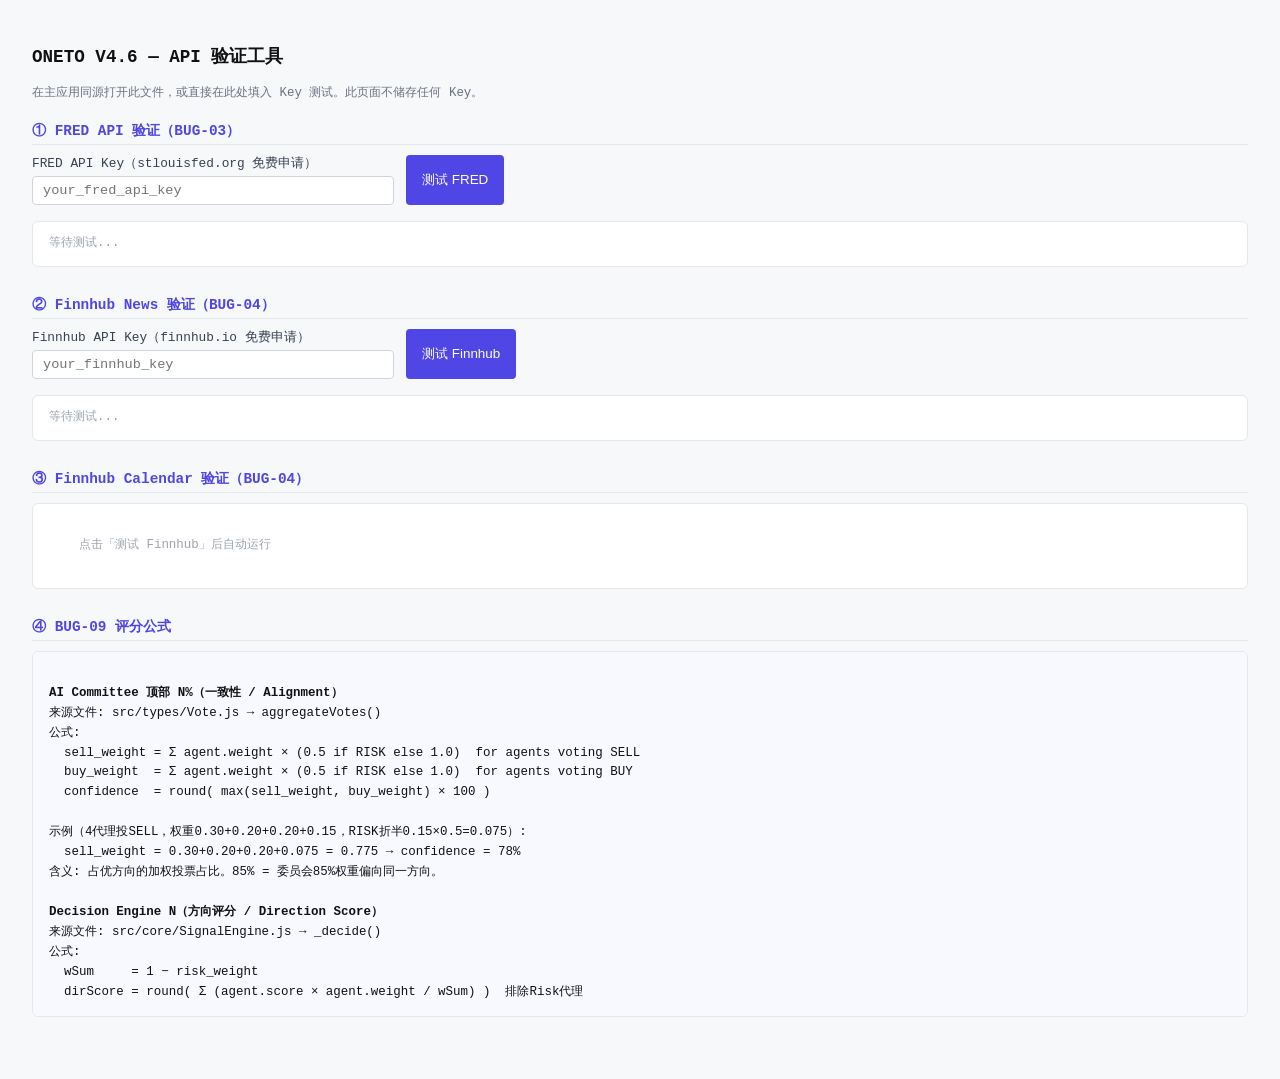
<file: oneto-validate.html>
<!DOCTYPE html>
<html lang="zh-CN">
<head>
<meta charset="UTF-8">
<title>ONETO V4.6 — API 验证工具</title>
<style>
  body { font-family: monospace; background: #f7f8fa; padding: 24px; color: #111; }
  h1   { font-size: 1.1rem; margin-bottom: 16px; }
  .row { display: flex; gap: 12px; margin-bottom: 16px; flex-wrap: wrap; }
  input { padding: 6px 10px; border: 1px solid #d1d5db; border-radius: 4px;
          width: 340px; font-family: monospace; font-size: 0.85rem; }
  button { padding: 6px 16px; background: #4f46e5; color: #fff; border: none;
           border-radius: 4px; cursor: pointer; font-size: 0.84rem; }
  button:hover { background: #4338ca; }
  .result { background: #fff; border: 1px solid #e5e7eb; border-radius: 6px;
            padding: 12px 16px; margin-bottom: 16px; white-space: pre-wrap;
            font-size: 0.78rem; line-height: 1.6; max-height: 340px; overflow-y: auto; }
  .badge { display: inline-block; padding: 2px 8px; border-radius: 999px;
           font-size: 0.7rem; font-weight: 700; border: 1px solid; margin-left: 8px; }
  .live  { color: #16a34a; background: #f0fdf4; border-color: #bbf7d0; }
  .stub  { color: #6b7280; background: #f3f4f6; border-color: #e5e7eb; }
  .cache { color: #d97706; background: #fffbeb; border-color: #fde68a; }
  .fail  { color: #dc2626; background: #fef2f2; border-color: #fecaca; }
  label  { font-size: 0.8rem; color: #374151; display: block; margin-bottom: 4px; }
  .section { margin-bottom: 28px; }
  h2 { font-size: 0.9rem; color: #4f46e5; margin-bottom: 10px;
       border-bottom: 1px solid #e5e7eb; padding-bottom: 4px; }
</style>
</head>
<body>
<h1>ONETO V4.6 — API 验证工具</h1>
<p style="font-size:0.78rem;color:#6b7280;margin-bottom:20px">
  在主应用同源打开此文件，或直接在此处填入 Key 测试。此页面不储存任何 Key。
</p>

<div class="section">
  <h2>① FRED API 验证（BUG-03）</h2>
  <div class="row">
    <div>
      <label>FRED API Key（stlouisfed.org 免费申请）</label>
      <input id="fredKey" type="text" placeholder="your_fred_api_key">
    </div>
    <button onclick="testFRED()">测试 FRED</button>
  </div>
  <div id="fredResult" class="result" style="color:#9ca3af">等待测试...</div>
</div>

<div class="section">
  <h2>② Finnhub News 验证（BUG-04）</h2>
  <div class="row">
    <div>
      <label>Finnhub API Key（finnhub.io 免费申请）</label>
      <input id="finnhubKey" type="text" placeholder="your_finnhub_key">
    </div>
    <button onclick="testFinnhub()">测试 Finnhub</button>
  </div>
  <div id="finnhubResult" class="result" style="color:#9ca3af">等待测试...</div>
</div>

<div class="section">
  <h2>③ Finnhub Calendar 验证（BUG-04）</h2>
  <div id="calendarResult" class="result" style="color:#9ca3af">
    点击「测试 Finnhub」后自动运行
  </div>
</div>

<div class="section">
  <h2>④ BUG-09 评分公式</h2>
  <div class="result" style="background:#f8f9ff">
<b>AI Committee 顶部 N%（一致性 / Alignment）</b>
来源文件: src/types/Vote.js → aggregateVotes()
公式:
  sell_weight = Σ agent.weight × (0.5 if RISK else 1.0)  for agents voting SELL
  buy_weight  = Σ agent.weight × (0.5 if RISK else 1.0)  for agents voting BUY
  confidence  = round( max(sell_weight, buy_weight) × 100 )

示例（4代理投SELL，权重0.30+0.20+0.20+0.15，RISK折半0.15×0.5=0.075）:
  sell_weight = 0.30+0.20+0.20+0.075 = 0.775 → confidence = 78%
含义: 占优方向的加权投票占比。85% = 委员会85%权重偏向同一方向。

<b>Decision Engine N（方向评分 / Direction Score）</b>
来源文件: src/core/SignalEngine.js → _decide()
公式:
  wSum     = 1 − risk_weight
  dirScore = round( Σ (agent.score × agent.weight / wSum) )  排除Risk代理

含义: 0=纯做多，50=中性，100=纯做空
触发: >55 → SELL；<45 → BUY；45–55 → NEUTRAL
72 含义: 方向偏空，接近标准阈值55，未达强烈卖出水平。

<b>Confidence %（置信度）</b>
公式:
  baseConf    = |dirScore − 50| × 2
  riskPenalty = max(0, (riskScore − 55) × 0.3)
  finalConf   = clamp(0,100, baseConf − riskPenalty + MTFadj)

dirScore=72 → baseConf = |72−50|×2 = 44%
低于 min_confidence 65% → 触发 LOW_CONFIDENCE → NO_TRADE 门控
  </div>
</div>

<script>
const FRED_BASE    = 'https://api.stlouisfed.org/fred/series/observations';
const FINNHUB_BASE = 'https://finnhub.io/api/v1';

function badge(src) {
  const cls = src==='live' ? 'live' : src==='cached' ? 'cache' : src==='stub' ? 'stub' : 'fail';
  return `<span class="badge ${cls}">${src.toUpperCase()}</span>`;
}

async function testFRED() {
  const key = document.getElementById('fredKey').value.trim();
  const el  = document.getElementById('fredResult');
  if (!key) { el.textContent = '请先填入 FRED API Key'; return; }
  el.textContent = '请求中...';

  const series = [
    ['DGS10',               'us10y_yield'],
    ['IRLTLT01DEM156N',     'de10y_yield'],
    ['A191RL1Q225SBEA',     'gdp_us_qoq'],
    ['CPIAUCSL',            'cpi_us_raw'],
    ['VIXCLS',              'vix_level'],
    ['UNRATE',              'unemployment_us'],
  ];

  const results = {};
  let allOk = true;

  for (const [id, label] of series) {
    try {
      const url = `${FRED_BASE}?series_id=${id}&api_key=${key}`
                + `&file_type=json&sort_order=desc&limit=2`;
      const res  = await fetch(url);
      const json = await res.json();
      if (json.error_message) {
        results[label] = `ERROR: ${json.error_message}`;
        allOk = false;
      } else {
        const obs = json.observations?.find(o => o.value !== '.');
        results[label] = obs ? parseFloat(obs.value) : 'N/A';
      }
    } catch (e) {
      results[label] = `FETCH_ERROR: ${e.message}`;
      allOk = false;
    }
  }

  if (typeof results.us10y_yield === 'number' &&
      typeof results.de10y_yield === 'number') {
    results.us_de_spread = parseFloat(
      (results.us10y_yield - results.de10y_yield).toFixed(3)
    );
  }
  results.data_source = allOk ? 'live' : 'partial';

  const json = JSON.stringify(results, null, 2)
    .replace(/"us_de_spread": ([^,\n]+)/,
      '<b style="color:#4f46e5">"us_de_spread": $1</b>  ← 真实值(DEFAULT_MEMORY固定为2.0)')
    .replace(/"vix_level": ([^,\n]+)/,
      '<b style="color:#4f46e5">"vix_level": $1</b>  ← 真实值(DEFAULT_MEMORY固定为15.0)');

  el.innerHTML = badge(results.data_source) + '\n\n' + json;
}

async function testFinnhub() {
  const key    = document.getElementById('finnhubKey').value.trim();
  const newsEl = document.getElementById('finnhubResult');
  const calEl  = document.getElementById('calendarResult');
  if (!key) { newsEl.textContent = '请先填入 Finnhub API Key'; return; }

  newsEl.textContent = '获取新闻中...';
  calEl.textContent  = '获取日历中...';

  // NEWS
  try {
    const res  = await fetch(`${FINNHUB_BASE}/news?category=forex&token=${key}`);
    if (res.status === 401) {
      newsEl.innerHTML = badge('fail') + ' 401 Unauthorized — Key 无效或未激活';
      calEl.innerHTML  = badge('fail') + ' 跳过（News 失败）';
      return;
    }
    const json = await res.json();
    if (json.error) {
      newsEl.innerHTML = badge('fail') + ' ' + json.error;
      return;
    }
    const relevant = json.filter(a =>
      /eur|usd|ecb|fed|fomc|cpi|nfp|rate/i.test(
        (a.headline || '') + ' ' + (a.summary || '')
      )
    );
    const result = {
      data_source:       'live',
      total_articles:    json.length,
      relevant_articles: relevant.length,
      fetched_at:        new Date().toISOString(),
      sample_headlines:  json.slice(0, 3).map(a => a.headline),
    };
    newsEl.innerHTML = badge('live') + '\n\n' + JSON.stringify(result, null, 2);
  } catch (e) {
    newsEl.innerHTML = badge('fail') + ' ' + e.message;
  }

  // CALENDAR
  try {
    const today = new Date();
    const from  = today.toISOString().slice(0, 10);
    const to    = new Date(today.getTime() + 7 * 86400000)
                    .toISOString().slice(0, 10);
    const res   = await fetch(
      `${FINNHUB_BASE}/calendar/economic?from=${from}&to=${to}&token=${key}`
    );
    const json  = await res.json();
    const events = (json.economicCalendar ?? [])
      .filter(e => ['US','EU','DE'].includes(e.country) && e.impact === 'high')
      .slice(0, 5)
      .map(e => ({ time: e.time, event: e.event, country: e.country }));
    const result = {
      data_source:          'live',
      high_impact_next_7d:  events.length,
      fetched_at:           new Date().toISOString(),
      events,
    };
    calEl.innerHTML = badge('live') + '\n\n' + JSON.stringify(result, null, 2);
  } catch (e) {
    calEl.innerHTML = badge('fail') + ' ' + e.message;
  }
}
</script>
</body>
</html>
</file>
